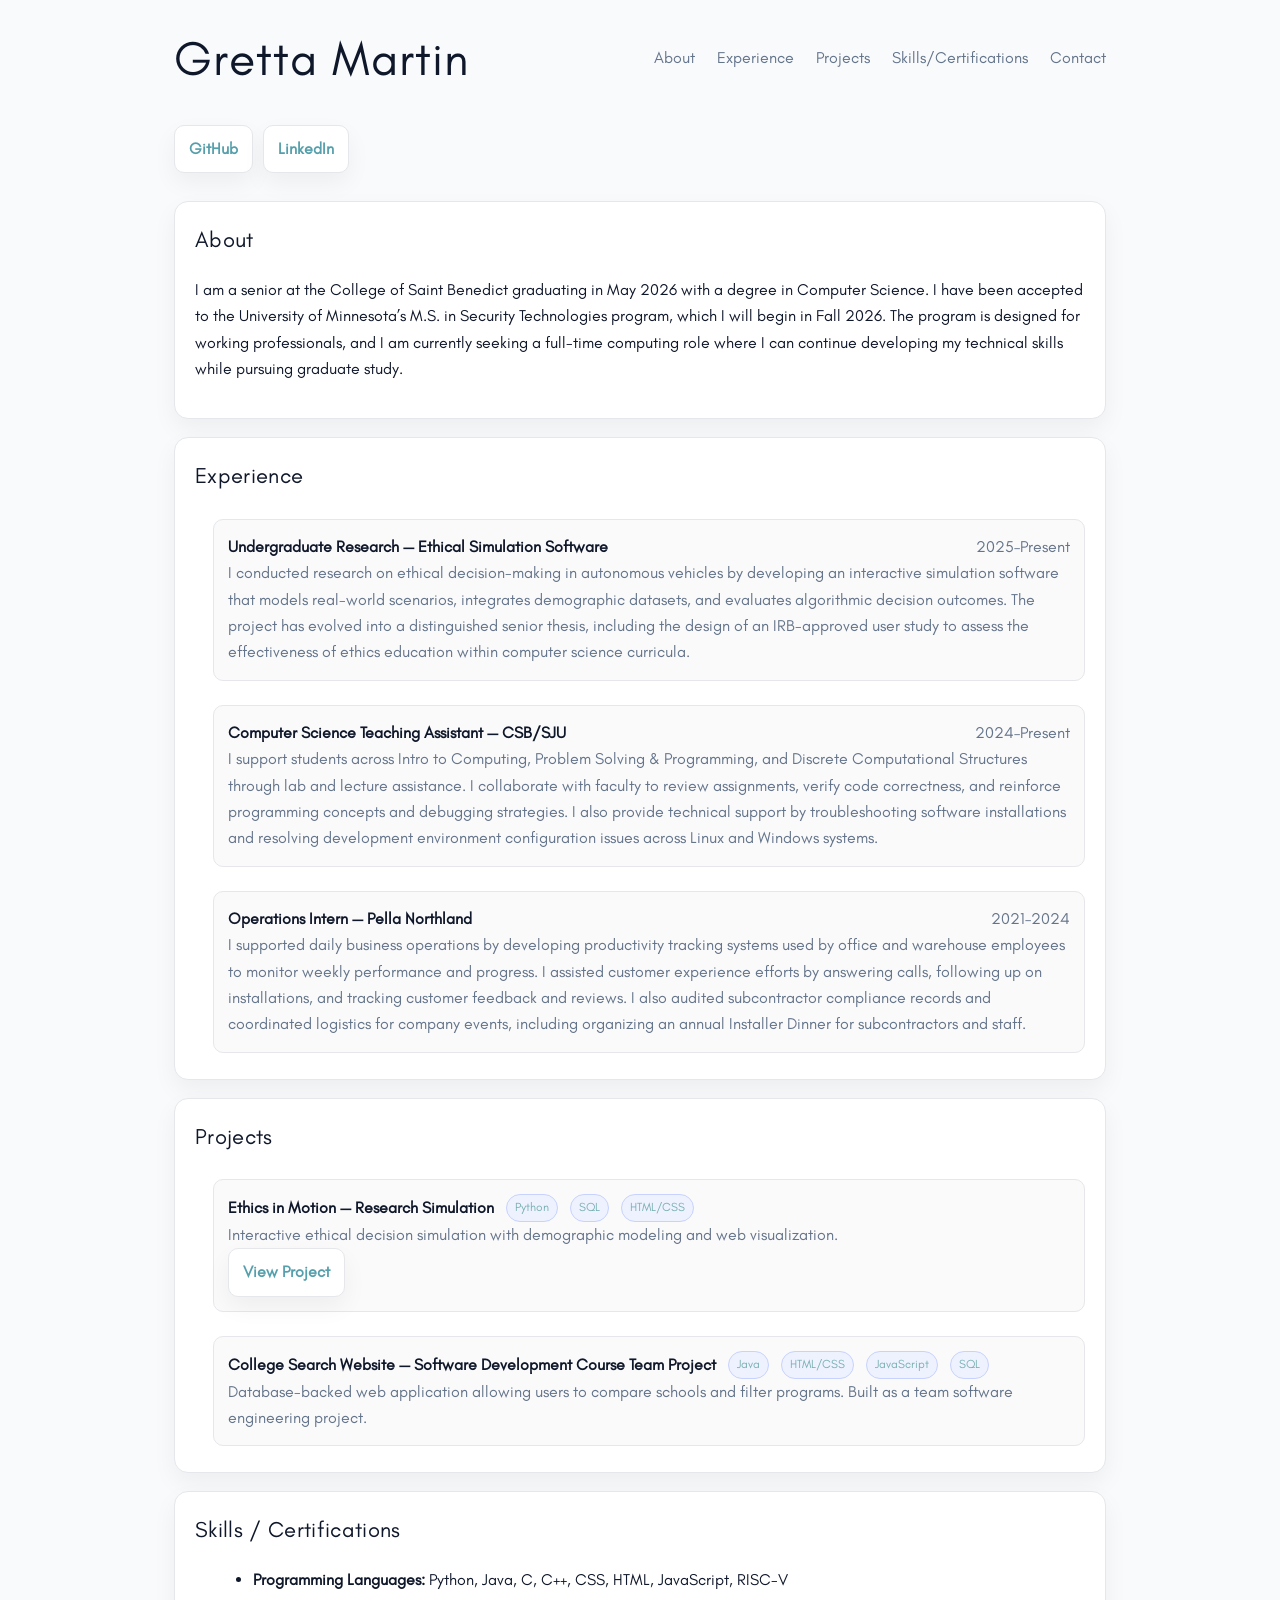
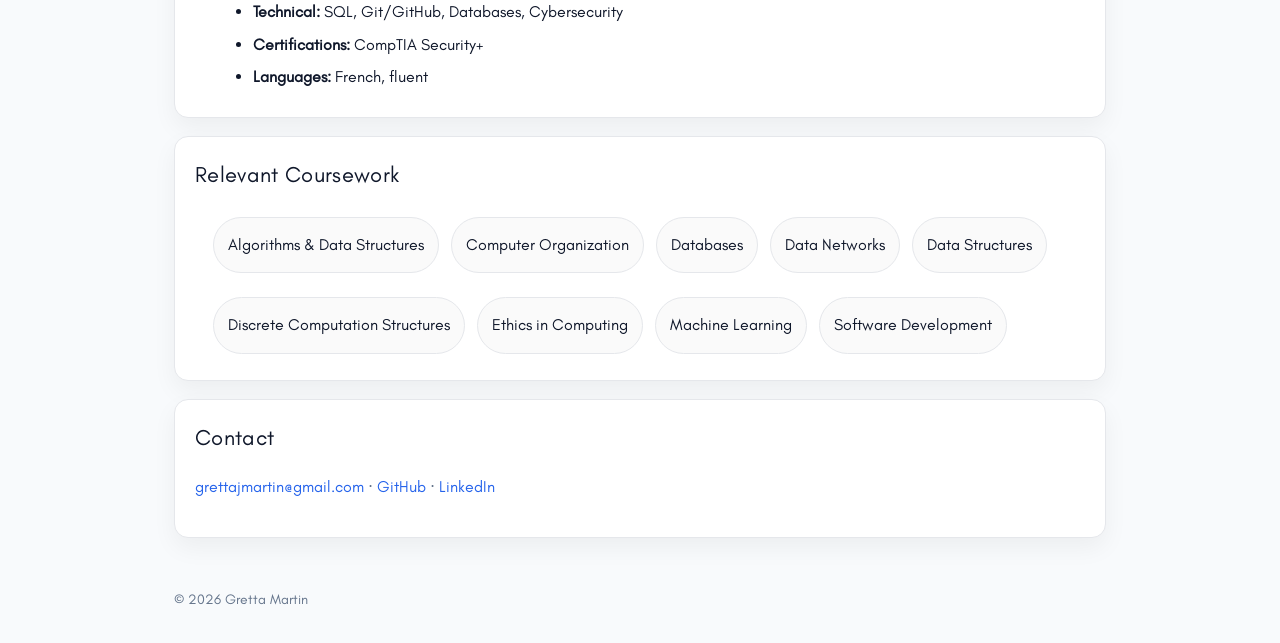
<file: index.html>
<!doctype html>
<html lang="en">
<head>
  <meta charset="utf-8" />
  <meta name="viewport" content="width=device-width, initial-scale=1" />

  <title>Gretta Martin</title>

  <!-- Google Font -->
  <link rel="preconnect" href="https://fonts.googleapis.com">
  <link rel="preconnect" href="https://fonts.gstatic.com" crossorigin>
  <link href="https://fonts.googleapis.com/css2?family=EB+Garamond:wght@400;500;600;700&display=swap" rel="stylesheet">

  <!-- Your CSS -->
  <link rel="stylesheet" href="style.css">
</head>

<body>
<div class="container">

<header>
  <div class="row">
    <h1>Gretta Martin</h1>
  </div>
  <nav>
    <a href="#about">About</a>
    <a href="#experience">Experience</a>
    <a href="#projects">Projects</a>
    <a href="#skills">Skills/Certifications</a>
    <a href="#contact">Contact</a>
  </nav>
</header>

<section class="hero">
  <div class="row">
    <a class="btn" href="https://github.com/grettamartin" target="_blank" rel="noreferrer">GitHub</a>
    <a class="btn" href="https://www.linkedin.com/in/gretta-martin-a99458254" target="_blank" rel="noreferrer">LinkedIn</a>
  </div>
</section>

<!-- ABOUT -->
<section id="about" class="grid">
  <div class="card">
    <h2>About</h2>
    <p>
      I am a senior at the College of Saint Benedict graduating in May 2026 with a degree in Computer Science.
      I have been accepted to the University of Minnesota’s M.S. in Security Technologies program, which I will begin in Fall 2026.
      The program is designed for working professionals, and I am currently seeking a full-time computing role where I can continue
      developing my technical skills while pursuing graduate study.
    </p>
  </div>
</section>

<!-- EXPERIENCE -->
<section id="experience" class="grid">
  <div class="card">
    <h2>Experience</h2>

    <ul class="list">
      <li class="item">
        <div class="split">
          <strong>Undergraduate Research — Ethical Simulation Software</strong>
          <span class="muted">2025–Present</span>
        </div>
        <div class="muted">
          I conducted research on ethical decision-making in autonomous vehicles by developing an interactive simulation
          software that models real-world scenarios, integrates demographic datasets, and evaluates algorithmic decision outcomes.
          The project has evolved into a distinguished senior thesis, including the design of an IRB-approved user study to assess
          the effectiveness of ethics education within computer science curricula.
        </div>
      </li>

      <li class="item">
        <div class="split">
          <strong>Computer Science Teaching Assistant — CSB/SJU</strong>
          <span class="muted">2024–Present</span>
        </div>
        <div class="muted">
          I support students across Intro to Computing, Problem Solving & Programming, and Discrete Computational Structures through
          lab and lecture assistance. I collaborate with faculty to review assignments, verify code correctness, and reinforce programming
          concepts and debugging strategies. I also provide technical support by troubleshooting software installations and resolving
          development environment configuration issues across Linux and Windows systems.
        </div>
      </li>

      <li class="item">
        <div class="split">
          <strong>Operations Intern — Pella Northland</strong>
          <span class="muted">2021–2024</span>
        </div>
        <div class="muted">
          I supported daily business operations by developing productivity tracking systems used by office and warehouse employees to
          monitor weekly performance and progress. I assisted customer experience efforts by answering calls, following up on installations,
          and tracking customer feedback and reviews. I also audited subcontractor compliance records and coordinated logistics for company
          events, including organizing an annual Installer Dinner for subcontractors and staff.
        </div>
      </li>
    </ul>
  </div>
</section>

<!-- PROJECTS -->
<section id="projects" class="grid">
  <div class="card">
    <h2>Projects</h2>

    <ul class="list">
  <li class="item">
    <div class="item-head">
      <strong>Ethics in Motion — Research Simulation</strong>
      <div class="tags">
        <span class="tag">Python</span>
        <span class="tag">SQL</span>
        <span class="tag">HTML/CSS</span>
      </div>
    </div>

    <div class="muted">
      Interactive ethical decision simulation with demographic modeling and web visualization.
    </div>

    <a class="btn" href="ethical-engine.html">View Project</a>
  </li>

  <li class="item">
  <div class="item-head">
    <strong>College Search Website — Software Development Course Team Project</strong>

    <div class="tags">
      <span class="tag">Java</span>
      <span class="tag">HTML/CSS</span>
      <span class="tag">JavaScript</span>
      <span class="tag">SQL</span>
    </div>
  </div>

  <div class="muted">
    Database-backed web application allowing users to compare schools and filter programs.
    Built as a team software engineering project.
  </div>
</li>
    </ul>
  </div>
</section>

<!-- SKILLS -->
<section id="skills" class="grid">
  <div class="card">
    <h2>Skills / Certifications</h2>
   <ul>
      <li><strong>Programming Languages:</strong> Python, Java, C, C++, CSS, HTML, JavaScript, RISC-V </li>
      <li><strong>Technical:</strong> SQL, Git/GitHub, Databases, Cybersecurity</li>
      <li><strong>Certifications:</strong> CompTIA Security+</li>
      <li><strong>Languages:</strong> French, fluent</li>
    </ul>
  </div>
  <div class="card">
    <h2>Relevant Coursework</h2>
        <ul class="list coursework-list">
          <li class="item">Algorithms & Data Structures</li>
          <li class="item">Computer Organization</li>
          <li class="item">Databases</li>
          <li class="item">Data Networks</li>
          <li class="item">Data Structures</li>
          <li class="item">Discrete Computation Structures</li>
          <li class="item">Ethics in Computing</li>
          <li class="item">Machine Learning</li>
          <li class="item">Software Development</li>
        </ul>
    </div>
</section>

<!-- CONTACT -->
<section id="contact" class="grid">
  <div class="card">
    <h2>Contact</h2>
    <p class="muted">
      <a href="mailto:grettajmartin@gmail.com">grettajmartin@gmail.com</a> ·
      <a href="https://github.com/grettamartin" target="_blank" rel="noreferrer">GitHub</a> ·
      <a href="https://www.linkedin.com/in/gretta-martin-a99458254" target="_blank" rel="noreferrer">LinkedIn</a>
    </p>
  </div>
</section>

<footer>
  © <span id="y"></span> Gretta Martin
</footer>

</div>

<script>
document.getElementById("y").textContent = new Date().getFullYear();
</script>

</body>
</html>
</file>
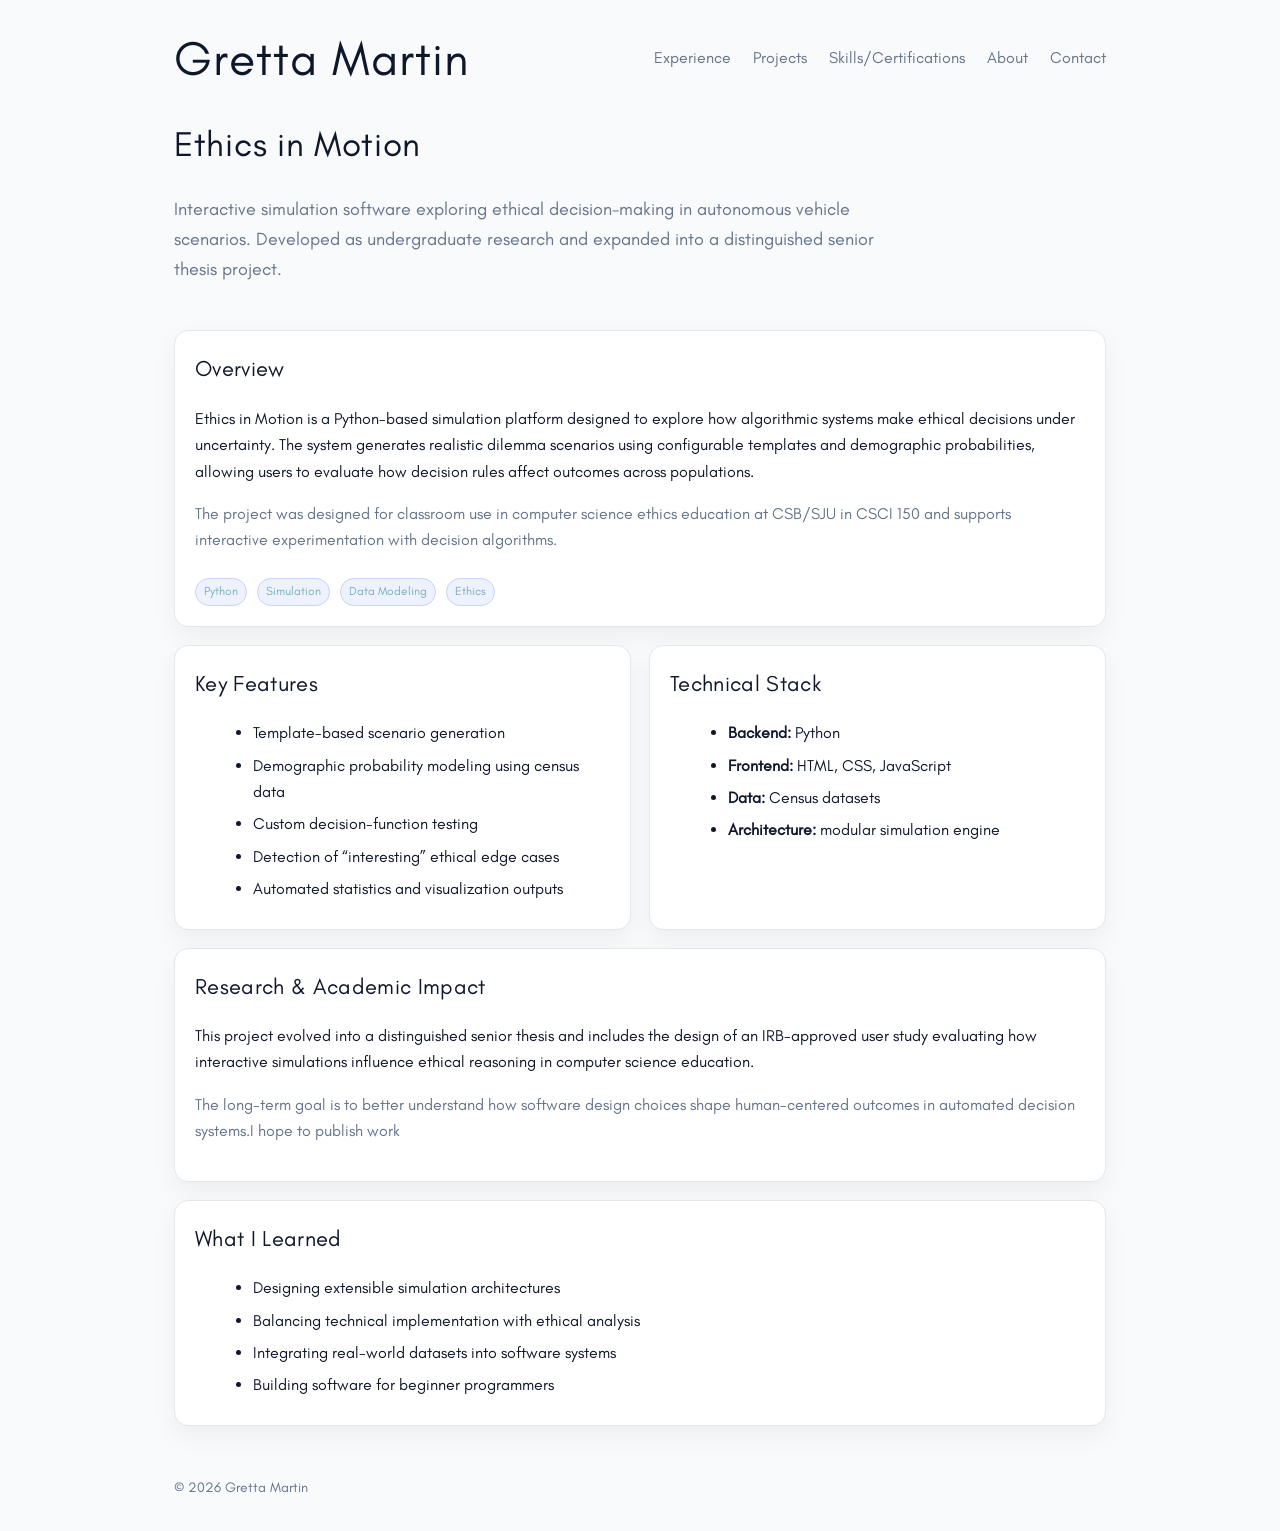
<file: ethical-engine.html>
<!doctype html>
<html lang="en">
<head>
  <meta charset="utf-8" />
  <meta name="viewport" content="width=device-width, initial-scale=1" />

  <title>Gretta Martin </title>

  <!-- Google Font -->
  <link rel="preconnect" href="https://fonts.googleapis.com">
  <link rel="preconnect" href="https://fonts.gstatic.com" crossorigin>
  <link href="https://fonts.googleapis.com/css2?family=EB+Garamond:wght@400;500;600;700&display=swap" rel="stylesheet">

  <!-- Your CSS -->
  <link rel="stylesheet" href="style.css">
</head>

<body>
<div class="container">

<header>
  <div class="row">
    <h1>Gretta Martin</h1>
    
  </div>

  <nav>
    <a href="index.html#experience">Experience</a>
    <a href="index.html#projects">Projects</a>
    <a href="index.html#skills">Skills/Certifications</a>
    <a href="index.html#about">About</a>
    <a href="index.html#contact">Contact</a>
  </nav>
</header>

<section class="hero">
  <h3>Ethics in Motion</h3>
  <p class="sub">
    Interactive simulation software exploring ethical decision-making in autonomous vehicle scenarios.
    Developed as undergraduate research and expanded into a distinguished senior thesis project.
  </p>

  
</section>

<section class="grid">
  <div class="card">
    <h2>Overview</h2>
    <p>
      Ethics in Motion is a Python-based simulation platform designed to explore how algorithmic systems make ethical decisions
      under uncertainty. The system generates realistic dilemma scenarios using configurable templates and demographic probabilities,
      allowing users to evaluate how decision rules affect outcomes across populations.
    </p>
    <p class="muted">
      The project was designed for classroom use in computer science ethics education at CSB/SJU in CSCI 150 and supports interactive experimentation with
      decision algorithms.
    </p>

    <span class="tag">Python</span>
    <span class="tag">Simulation</span>
    <span class="tag">Data Modeling</span>
    <span class="tag">Ethics</span>
  </div>
</section>

<section class="grid">
  <div class="card half">
    <h2>Key Features</h2>
    <ul>
      <li>Template-based scenario generation</li>
      <li>Demographic probability modeling using census data</li>
      <li>Custom decision-function testing</li>
      <li>Detection of “interesting” ethical edge cases</li>
      <li>Automated statistics and visualization outputs</li>
    </ul>
  </div>

  <div class="card half">
    <h2>Technical Stack</h2>
    <ul>
      <li><strong>Backend:</strong> Python</li>
      <li><strong>Frontend:</strong> HTML, CSS, JavaScript</li>
      <li><strong>Data:</strong> Census datasets</li>
      <li><strong>Architecture:</strong> modular simulation engine</li>
    </ul>
  </div>
</section>

<section class="grid">
  <div class="card">
    <h2>Research & Academic Impact</h2>
    <p>
      This project evolved into a distinguished senior thesis and includes the design of an IRB-approved user study evaluating
      how interactive simulations influence ethical reasoning in computer science education.
    </p>
    <p class="muted">
      The long-term goal is to better understand how software design choices shape human-centered outcomes in automated decision systems.I hope to publish work 
    </p>
  </div>
</section>

<section class="grid">
  <div class="card">
    <h2>What I Learned</h2>
    <ul>
      <li>Designing extensible simulation architectures</li>
      <li>Balancing technical implementation with ethical analysis</li>
      <li>Integrating real-world datasets into software systems</li>
      <li>Building software for beginner programmers</li>
    </ul>
  </div>
</section>

<footer>
  © <span id="y"></span> Gretta Martin
</footer>

</div>

<script>
document.getElementById("y").textContent = new Date().getFullYear();
</script>

</body>
</html>
</file>
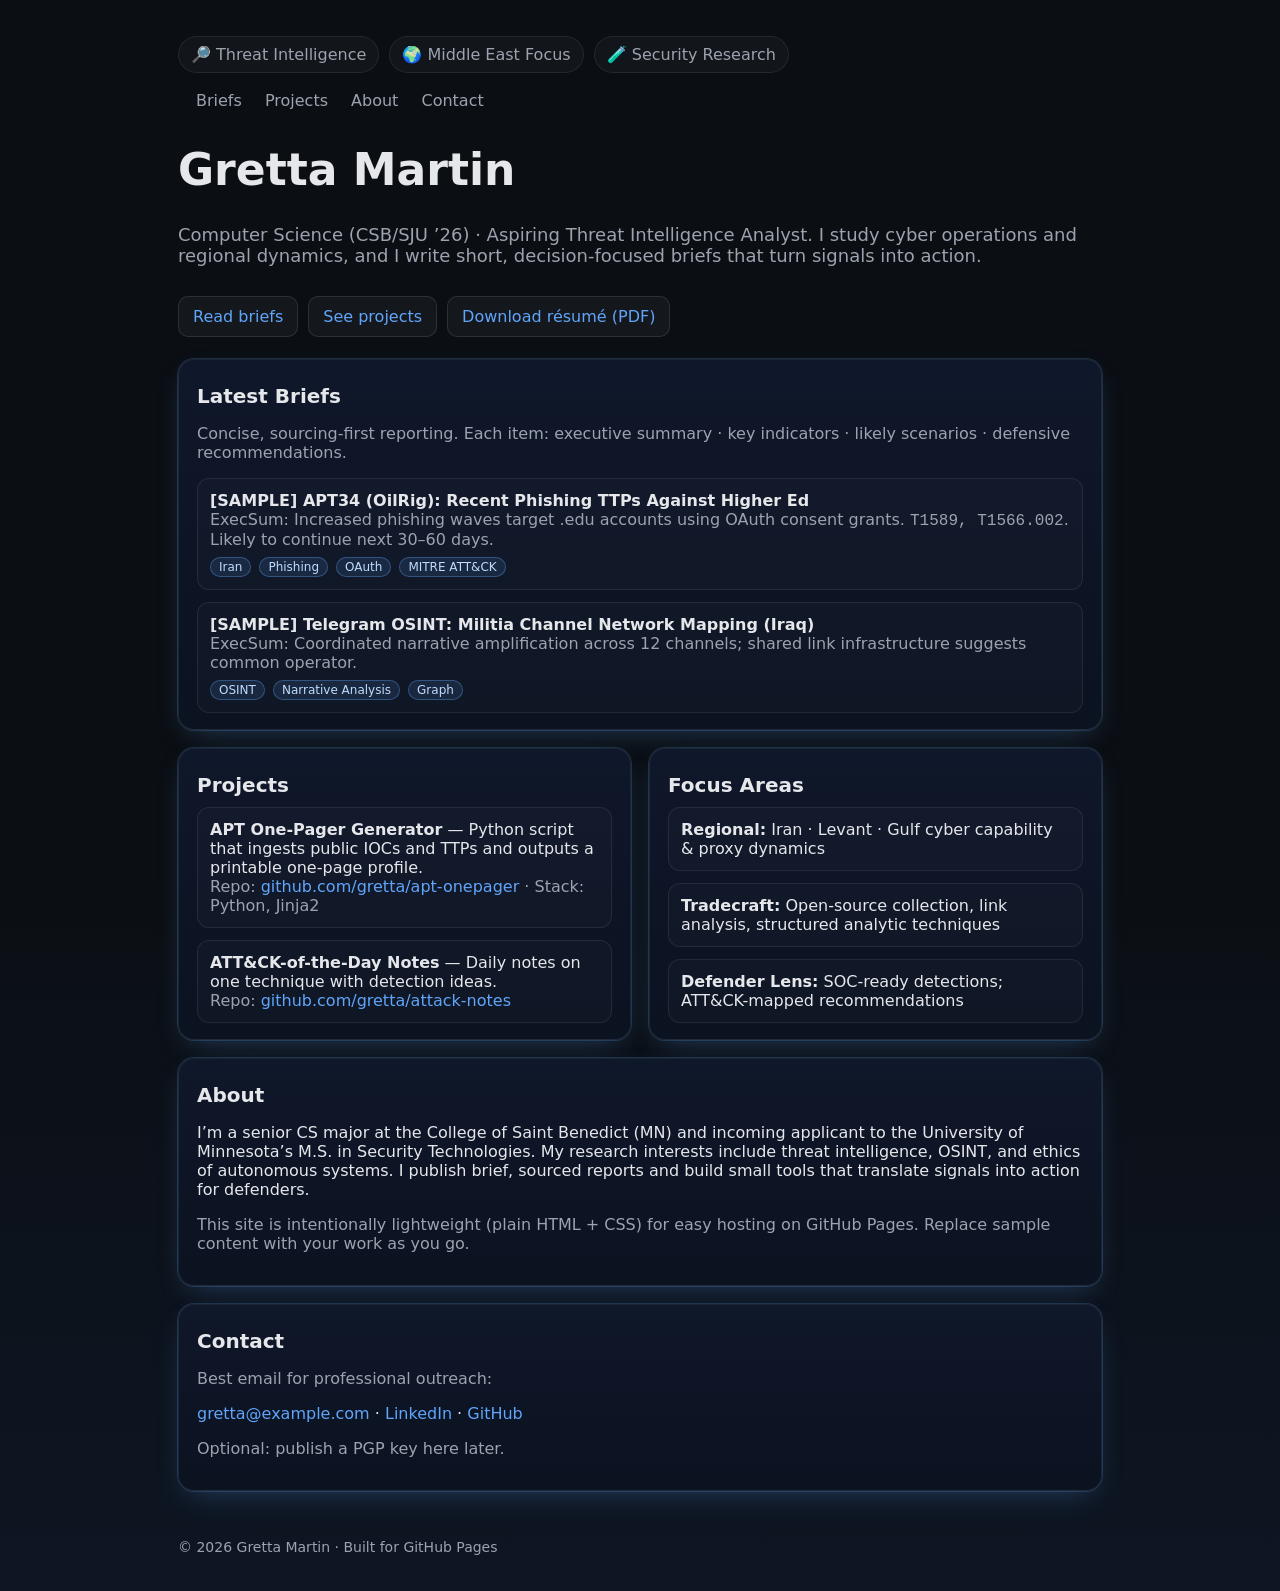
<file: threat_intel_portfolio_git_hub_pages_starter_index.html>
<!doctype html>
<html lang="en">
<head>
  <meta charset="utf-8" />
  <meta name="viewport" content="width=device-width, initial-scale=1" />
  <title>Gretta Martin — Threat Intelligence & Security</title>
  <meta name="description" content="Portfolio and writing by Gretta Martin — security, threat intelligence, and ethical tech." />
  <style>
    :root { --bg:#0b0f14; --card:#111827; --muted:#9ca3af; --txt:#e5e7eb; --accent:#60a5fa; --glow: 0 0 0 1px rgba(96,165,250,.2), 0 10px 30px -12px rgba(96,165,250,.35);}    
    *{box-sizing:border-box}
    body{margin:0;font-family: ui-sans-serif, system-ui, -apple-system, Segoe UI, Roboto, Helvetica, Arial, "Apple Color Emoji", "Segoe UI Emoji"; background:linear-gradient(180deg,#0b0f14,#0b0f14 55%, #0e1623 100%);color:var(--txt)}
    a{color:var(--accent);text-decoration:none}
    a:hover{text-decoration:underline}
    .container{max-width:980px;margin:0 auto;padding:28px}
    .pill{display:inline-flex;gap:8px;align-items:center;border:1px solid rgba(255,255,255,.08);padding:8px 12px;border-radius:999px;color:var(--muted);backdrop-filter: blur(6px);background:rgba(255,255,255,.03)}
    header{display:flex;flex-wrap:wrap;gap:18px;align-items:center;justify-content:space-between;margin:8px 0 22px}
    nav a{margin-left:18px;color:var(--muted)}
    .hero{display:grid;gap:12px;margin:36px 0 22px}
    h1{font-size:clamp(28px,4.2vw,44px);line-height:1.1;margin:0}
    .sub{color:var(--muted);font-size:clamp(14px,2vw,18px)}
    .grid{display:grid;grid-template-columns:repeat(12,1fr);gap:18px}
    .card{grid-column:span 12;background:linear-gradient(180deg,#0f172a,#0b1220);border:1px solid rgba(255,255,255,.08);border-radius:16px;padding:18px 18px 16px;box-shadow:var(--glow)}
    @media(min-width:860px){.card.half{grid-column:span 6}}
    h2{font-size:20px;margin:6px 0 8px}
    .muted{color:var(--muted)}
    .list{display:grid;gap:12px;margin:10px 0 0;padding:0;list-style:none}
    .item{padding:12px;border:1px solid rgba(255,255,255,.08);border-radius:12px;background:rgba(255,255,255,.02)}
    .tag{display:inline-block;margin-right:8px;margin-top:8px;padding:2px 8px;border-radius:999px;background:rgba(96,165,250,.12);color:#bfdbfe;border:1px solid rgba(96,165,250,.35);font-size:12px}
    footer{margin:48px 0 8px;color:var(--muted);font-size:14px}
    .btn{display:inline-block;padding:10px 14px;border-radius:10px;border:1px solid rgba(255,255,255,.1);background:rgba(255,255,255,.04)}
    .btn:hover{background:rgba(255,255,255,.07)}
    .row{display:flex;flex-wrap:wrap;gap:10px;align-items:center}
    .mono{font-family: ui-monospace, SFMono-Regular, Menlo, Monaco, Consolas, "Liberation Mono", "Courier New", monospace;}
  </style>
</head>
<body>
  <div class="container">
    <header>
      <div class="row">
        <span class="pill">🔎 Threat Intelligence</span>
        <span class="pill">🌍 Middle East Focus</span>
        <span class="pill">🧪 Security Research</span>
      </div>
      <nav>
        <a href="#briefs">Briefs</a>
        <a href="#projects">Projects</a>
        <a href="#about">About</a>
        <a href="#contact">Contact</a>
      </nav>
    </header>

    <section class="hero">
      <h1>Gretta Martin</h1>
      <p class="sub">Computer Science (CSB/SJU ’26) · Aspiring Threat Intelligence Analyst. I study cyber operations and regional dynamics, and I write short, decision-focused briefs that turn signals into action.</p>
      <div class="row">
        <a class="btn" href="#briefs">Read briefs</a>
        <a class="btn" href="#projects">See projects</a>
        <a class="btn" href="resume.pdf">Download résumé (PDF)</a>
      </div>
    </section>

    <section id="briefs" class="grid">
      <div class="card">
        <h2>Latest Briefs</h2>
        <p class="muted">Concise, sourcing-first reporting. Each item: executive summary · key indicators · likely scenarios · defensive recommendations.</p>
        <ul class="list">
          <li class="item">
            <strong>[SAMPLE] APT34 (OilRig): Recent Phishing TTPs Against Higher Ed</strong>
            <div class="muted">ExecSum: Increased phishing waves target .edu accounts using OAuth consent grants. <span class="mono">T1589, T1566.002</span>. Likely to continue next 30–60 days.</div>
            <div>
              <span class="tag">Iran</span><span class="tag">Phishing</span><span class="tag">OAuth</span><span class="tag">MITRE ATT&CK</span>
            </div>
          </li>
          <li class="item">
            <strong>[SAMPLE] Telegram OSINT: Militia Channel Network Mapping (Iraq)</strong>
            <div class="muted">ExecSum: Coordinated narrative amplification across 12 channels; shared link infrastructure suggests common operator.</div>
            <div>
              <span class="tag">OSINT</span><span class="tag">Narrative Analysis</span><span class="tag">Graph</span>
            </div>
          </li>
        </ul>
      </div>
    </section>

    <section id="projects" class="grid" style="margin-top:18px;">
      <div class="card half">
        <h2>Projects</h2>
        <ul class="list">
          <li class="item">
            <strong>APT One-Pager Generator</strong> — Python script that ingests public IOCs and TTPs and outputs a printable one-page profile.
            <div class="muted">Repo: <a href="#">github.com/gretta/apt-onepager</a> · Stack: Python, Jinja2</div>
          </li>
          <li class="item">
            <strong>ATT&CK-of-the-Day Notes</strong> — Daily notes on one technique with detection ideas.
            <div class="muted">Repo: <a href="#">github.com/gretta/attack-notes</a></div>
          </li>
        </ul>
      </div>
      <div class="card half">
        <h2>Focus Areas</h2>
        <ul class="list">
          <li class="item"><strong>Regional:</strong> Iran · Levant · Gulf cyber capability & proxy dynamics</li>
          <li class="item"><strong>Tradecraft:</strong> Open-source collection, link analysis, structured analytic techniques</li>
          <li class="item"><strong>Defender Lens:</strong> SOC-ready detections; ATT&CK-mapped recommendations</li>
        </ul>
      </div>
    </section>

    <section id="about" class="grid" style="margin-top:18px;">
      <div class="card">
        <h2>About</h2>
        <p>I’m a senior CS major at the College of Saint Benedict (MN) and incoming applicant to the University of Minnesota’s M.S. in Security Technologies. My research interests include threat intelligence, OSINT, and ethics of autonomous systems. I publish brief, sourced reports and build small tools that translate signals into action for defenders.</p>
        <p class="muted">This site is intentionally lightweight (plain HTML + CSS) for easy hosting on GitHub Pages. Replace sample content with your work as you go.</p>
      </div>
    </section>

    <section id="contact" class="grid" style="margin-top:18px;">
      <div class="card">
        <h2>Contact</h2>
        <p class="muted">Best email for professional outreach:</p>
        <p><a href="mailto:gretta@example.com">gretta@example.com</a> · <a href="#">LinkedIn</a> · <a href="#">GitHub</a></p>
        <p class="muted">Optional: publish a PGP key here later.</p>
      </div>
    </section>

    <footer>
      <div>© <span id="y"></span> Gretta Martin · Built for GitHub Pages</div>
    </footer>
  </div>
  <script>document.getElementById('y').textContent = new Date().getFullYear()</script>
</body>
</html>
</file>
<file: style.css>
/* ---------- Custom Font ---------- */

@font-face {
  font-family: 'Glacial Indifference';
  src: url('GlacialIndifference-Regular.otf') format('opentype');
  font-weight: 400;
  font-style: normal;
}



:root{
  --bg:#f8fafc;
  --card:#ffffff;
  --border:#e5e7eb;
  --txt:#0f172a;
  --muted:#64748b;
  --accent:#2563eb;
  --accent-soft:#eff6ff;
  --shadow:0 10px 25px rgba(0,0,0,.05);
}

*{ box-sizing:border-box; }

body{
  margin:0;
  font-family: 'Glacial Indifference', system-ui, sans-serif;
  background:var(--bg);
  color:var(--txt);
  line-height:1.65;   
}

a{ color:var(--accent); text-decoration:none; }
a:hover{ text-decoration:underline; }

.container{
  max-width:980px;
  margin:0 auto;
  padding:32px 24px;
}

/* Header / nav */
header{
  display:flex;
  flex-wrap:wrap;
  justify-content:space-between;
  align-items:center;
  margin-bottom:28px;
  gap:16px;
}

nav a{
  margin-left:18px;
  color:var(--muted);
  font-weight:500;
}

.row{
  display:flex;
  flex-wrap:wrap;
  gap:10px;
  align-items:center;
}

.pill{
  padding:6px 12px;
  border-radius:999px;
  background:var(--accent-soft);
  color:var(--accent);
  font-size:13px;
  border:1px solid #dbeafe;
}

/* Hero */
.hero{
  margin:40px 0 28px;
  display:grid;
  gap:14px;
}

h1{
  font-size:clamp(34px,4vw,48px);
  margin:0;
  line-height:1.1;
  font-weight:400;
  letter-spacing:0.02em;
}

h3{
  font-size:35px;
  margin:0;
  line-height:1.1;
  font-weight:400;
  letter-spacing:0.02em;
}

.sub{
  color:var(--muted);
  font-size:18px;
  max-width:700px;
}

/* Buttons */
.btn{
  display:inline-block;
  padding:10px 14px;
  border-radius:10px;
  border:1px solid var(--border);
  background:white;
  box-shadow:var(--shadow);
  font-weight:600;
  color: rgb(85, 159, 172);
}

.btn:hover{
  background:#f1f5f9;
  text-decoration:none;
}

/* Layout */
.grid{
  display:grid;
  grid-template-columns:repeat(12,1fr);
  gap:18px;
  margin-top:18px;
}

.card{
  grid-column:span 12;
  background:var(--card);
  border:1px solid var(--border);
  border-radius:14px;
  padding:20px;
  box-shadow:var(--shadow);
}

@media (min-width:860px){
  .card.half{ grid-column:span 6; }
}

h2{
  margin-top:0;
  font-size:22px;
  font-weight:400;
  letter-spacing:0.015em;
}

.muted{
  color:#64748b;
  font-weight:400;
}

/* Lists */
.list{
  list-style:none;
  padding:0;
  margin:12px 0 0;
  display:grid;
  gap:12px;
}

.coursework-list{
  display:flex;
  flex-wrap:wrap;
  gap:12px;
}

.coursework-list .item{
  border-radius:999px;
  white-space:nowrap;
}

.item{
  padding:14px;
  border:1px solid var(--border);
  border-radius:10px;
  background:#fafafa;
}

.tag{
  display:inline-block;
  margin-right:6px;
  margin-top:8px;
  padding:3px 8px;
  font-size:12px;
  border-radius:999px;
  background:#eef2ff;
  color:#78afb1;
  border:1px solid #c7d2fe;
}

.split{
  display:flex;
  justify-content:space-between;
  flex-wrap:wrap;
  gap:6px;
}

/* Footer */
footer{
  margin-top:50px;
  font-size:14px;
  color:var(--muted);
}

/* Make bullets inside cards look clean */
.card ul{
  margin:10px 0 0 18px;
}
.card li{
  margin:6px 0;
}

/* Project title + tags on one line */
.item-head{
  display:flex;
  align-items:center;
  gap:12px;       /* space between title and tags */
  flex-wrap:wrap; /* wraps nicely on small screens */
}

.tags{
  display:flex;
  gap:6px;
  flex-wrap:wrap;
}

.tags .tag{
  margin-top:0;   /* removes downward push */
}
</file>
